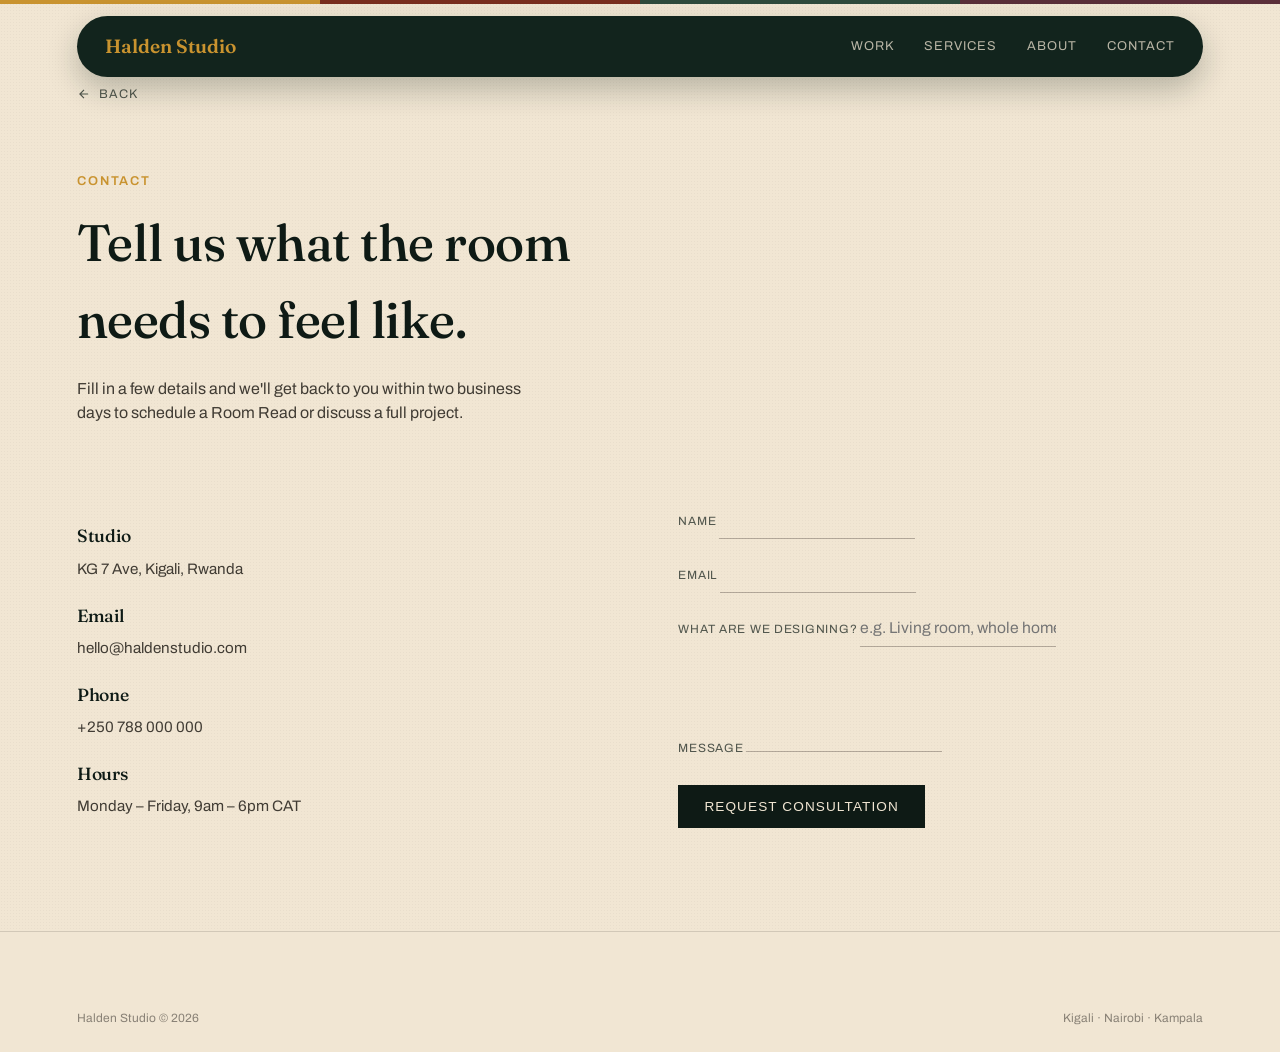
<file: contact (1).html>
<!DOCTYPE html>
<html lang="en">
<head>
<meta charset="UTF-8">
<meta name="viewport" content="width=device-width, initial-scale=1.0">
<title>Contact — Halden Studio</title>
<link rel="preconnect" href="https://fonts.googleapis.com">
<link href="https://fonts.googleapis.com/css2?family=Fraunces:opsz,wght@9..144,300;9..144,500;9..144,600&family=Archivo:wght@400;500;600&display=swap" rel="stylesheet">
<link rel="stylesheet" href="styles.css">
</head>
<body>

<div class="swatch-strip">
  <span style="background:var(--gold)"></span>
  <span style="background:var(--rust-deep)"></span>
  <span style="background:var(--sage)"></span>
  <span style="background:var(--plum)"></span>
</div>

<nav>
  <a class="logo" href="index.html">Halden Studio</a>
  <div class="navlinks" id="navLinks">
    <a href="index.html#work">Work</a>
    <a href="services.html">Services</a>
    <a href="about.html">About</a>
    <a href="contact.html">Contact</a>
  </div>
  <button class="nav-toggle" id="navToggle" aria-label="Toggle menu">
    <span></span><span></span><span></span>
  </button>
</nav>
<div class="nav-scrim" id="navScrim"></div>

<button class="back-btn" onclick="history.back()">
  <svg viewBox="0 0 24 24" fill="none" stroke="currentColor" stroke-width="2"><path d="M19 12H5M12 19l-7-7 7-7"/></svg>
  Back
</button>

<section class="page-hero">
  <span class="eyebrow">Contact</span>
  <h1>Tell us what the room needs to feel like.</h1>
  <p>Fill in a few details and we'll get back to you within two business days to schedule a Room Read or discuss a full project.</p>
</section>

<div class="contact-wrap">
  <div class="contact-info">
    <h3>Studio</h3>
    <p>KG 7 Ave, Kigali, Rwanda</p>
    <h3>Email</h3>
    <p>hello@haldenstudio.com</p>
    <h3>Phone</h3>
    <p>+250 788 000 000</p>
    <h3>Hours</h3>
    <p>Monday – Friday, 9am – 6pm CAT</p>
  </div>
  <form class="contact-form" onsubmit="event.preventDefault(); this.querySelector('button').textContent='Sent ✓';">
    <div>
      <label>Name</label>
      <input type="text" required>
    </div>
    <div>
      <label>Email</label>
      <input type="email" required>
    </div>
    <div>
      <label>What are we designing?</label>
      <input type="text" placeholder="e.g. Living room, whole home, café">
    </div>
    <div>
      <label>Message</label>
      <textarea rows="4"></textarea>
    </div>
    <button type="submit">Request Consultation</button>
  </form>
</div>

<div class="foot-bottom" style="background:var(--paper);color:rgba(33,29,26,0.5);border-top:1px solid rgba(33,29,26,0.15);">
  <span>Halden Studio © 2026</span>
  <span>Kigali · Nairobi · Kampala</span>
</div>

<script src="site.js"></script>
</body>
</html>
</file>
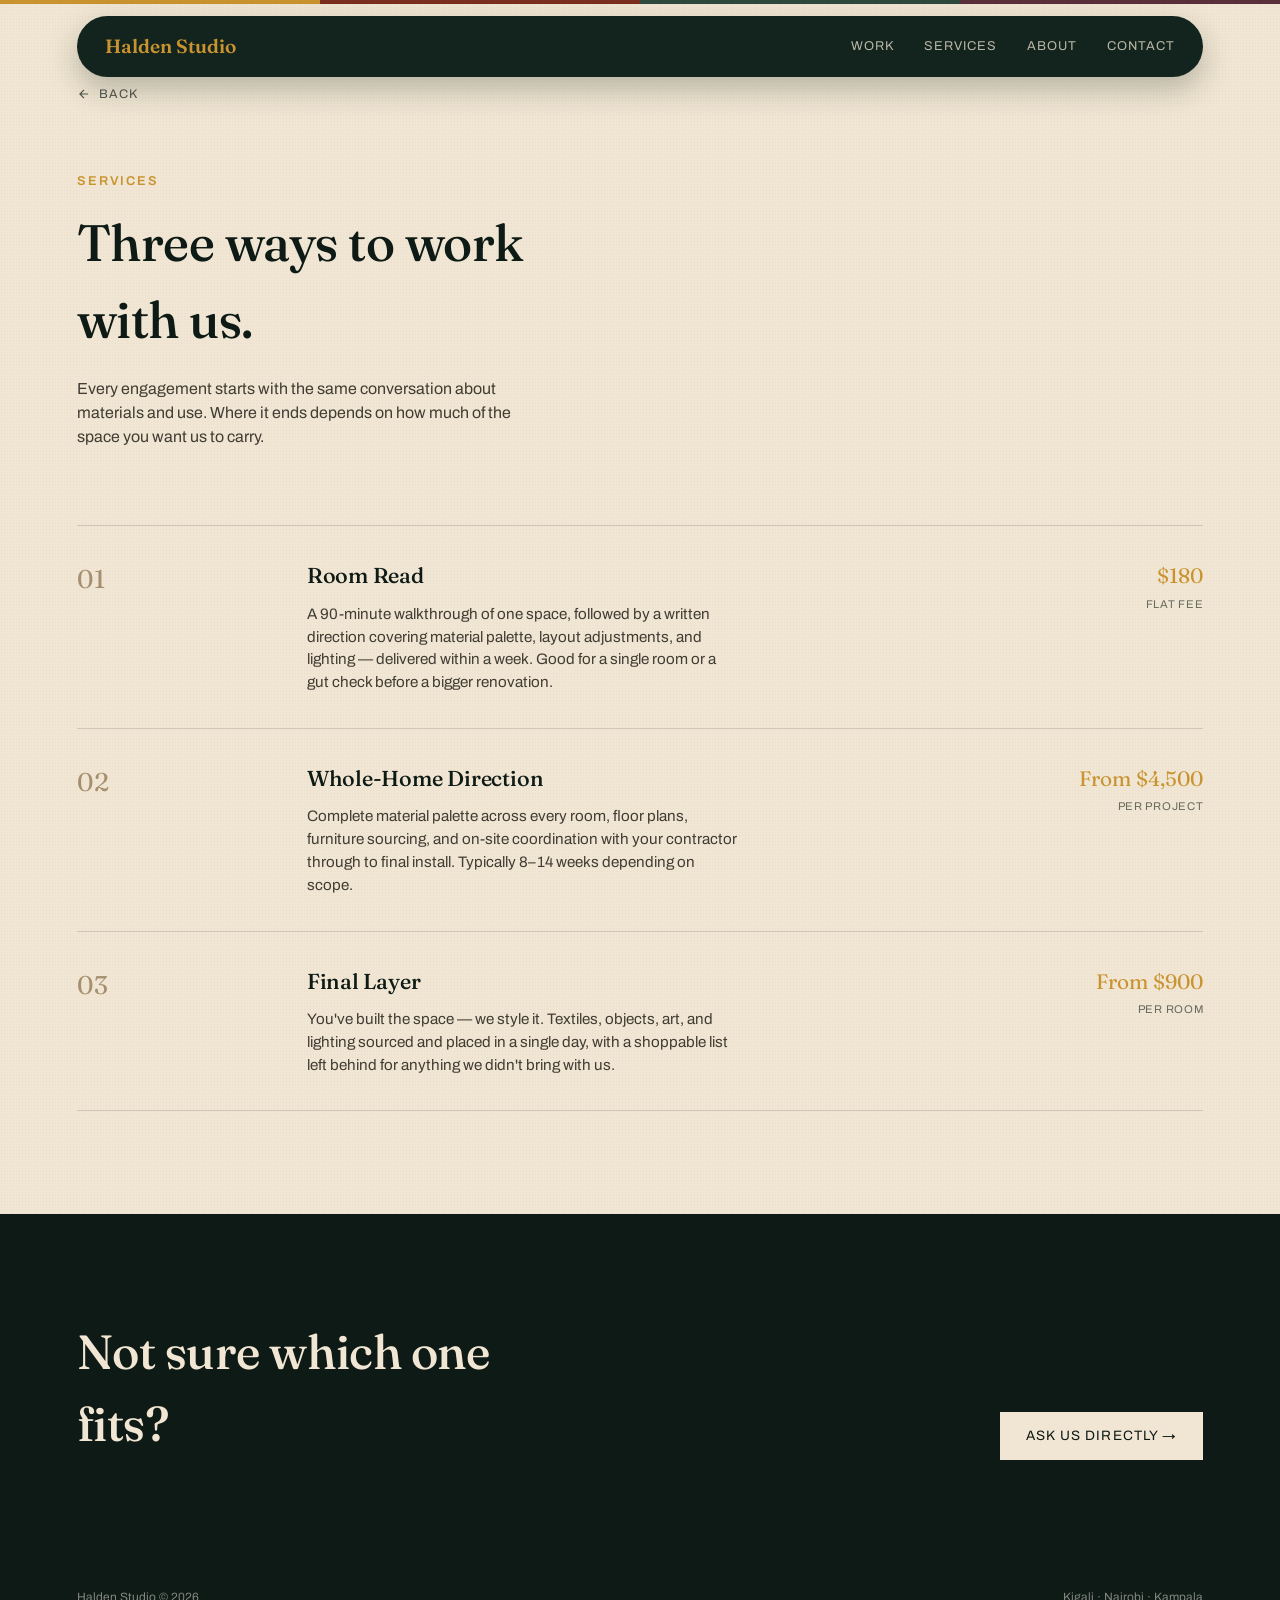
<file: services (1).html>
<!DOCTYPE html>
<html lang="en">
<head>
<meta charset="UTF-8">
<meta name="viewport" content="width=device-width, initial-scale=1.0">
<title>Services — Halden Studio</title>
<link rel="preconnect" href="https://fonts.googleapis.com">
<link href="https://fonts.googleapis.com/css2?family=Fraunces:opsz,wght@9..144,300;9..144,500;9..144,600&family=Archivo:wght@400;500;600&display=swap" rel="stylesheet">
<link rel="stylesheet" href="styles.css">
</head>
<body>

<div class="swatch-strip">
  <span style="background:var(--gold)"></span>
  <span style="background:var(--rust-deep)"></span>
  <span style="background:var(--sage)"></span>
  <span style="background:var(--plum)"></span>
</div>

<nav>
  <a class="logo" href="index.html">Halden Studio</a>
  <div class="navlinks" id="navLinks">
    <a href="index.html#work">Work</a>
    <a href="services.html">Services</a>
    <a href="about.html">About</a>
    <a href="contact.html">Contact</a>
  </div>
  <button class="nav-toggle" id="navToggle" aria-label="Toggle menu">
    <span></span><span></span><span></span>
  </button>
</nav>
<div class="nav-scrim" id="navScrim"></div>

<button class="back-btn" onclick="history.back()">
  <svg viewBox="0 0 24 24" fill="none" stroke="currentColor" stroke-width="2"><path d="M19 12H5M12 19l-7-7 7-7"/></svg>
  Back
</button>

<section class="page-hero">
  <span class="eyebrow">Services</span>
  <h1>Three ways to work with us.</h1>
  <p>Every engagement starts with the same conversation about materials and use. Where it ends depends on how much of the space you want us to carry.</p>
</section>

<div class="services-detail">
  <div class="service-row">
    <span class="num">01</span>
    <div>
      <h3>Room Read</h3>
      <p>A 90-minute walkthrough of one space, followed by a written direction covering material palette, layout adjustments, and lighting — delivered within a week. Good for a single room or a gut check before a bigger renovation.</p>
    </div>
    <div class="price">$180 <small>Flat fee</small></div>
  </div>
  <div class="service-row">
    <span class="num">02</span>
    <div>
      <h3>Whole-Home Direction</h3>
      <p>Complete material palette across every room, floor plans, furniture sourcing, and on-site coordination with your contractor through to final install. Typically 8–14 weeks depending on scope.</p>
    </div>
    <div class="price">From $4,500 <small>Per project</small></div>
  </div>
  <div class="service-row">
    <span class="num">03</span>
    <div>
      <h3>Final Layer</h3>
      <p>You've built the space — we style it. Textiles, objects, art, and lighting sourced and placed in a single day, with a shoppable list left behind for anything we didn't bring with us.</p>
    </div>
    <div class="price">From $900 <small>Per room</small></div>
  </div>
</div>

<footer id="contact">
  <h2>Not sure which one fits?</h2>
  <a href="contact.html" class="hero-cta" style="background:var(--paper);color:var(--ink);display:inline-flex;">Ask Us Directly →</a>
</footer>
<div class="foot-bottom">
  <span>Halden Studio © 2026</span>
  <span>Kigali · Nairobi · Kampala</span>
</div>

<script src="site.js"></script>
</body>
</html>
</file>
<file: styles.css>
@import url('https://fonts.googleapis.com/css2?family=Fraunces:opsz,wght@9..144,300;9..144,500;9..144,600&family=Archivo:wght@400;500;600&display=swap');

  :root{
    --plaster:#e3d5b8;
    --ink:#0e1a15;
    --clay:#c17a3a;
    --sage:#2f4a3c;
    --stone:#a58f6f;
    --paper:#f1e6d3;
    --rust-deep:#7a2e1f;
    --gold:#c9932f;
    --plum:#5b2f3a;
    --emerald:#12241d;
    --emerald-deep:#0a1a14;
  }
  *{margin:0;padding:0;box-sizing:border-box;}
  body{
    background:var(--paper);
    background-image:
      radial-gradient(rgba(36,26,20,0.04) 1px, transparent 1px);
    background-size:3px 3px;
    color:var(--ink);
    font-family:'Archivo',sans-serif;
    line-height:1.5;
  }
  h1,h2,h3{font-family:'Fraunces',serif;font-weight:500;letter-spacing:-0.01em;}
  a{color:inherit;text-decoration:none;}

  /* NAV */
  nav{
    display:flex;justify-content:space-between;align-items:center;
    padding:16px 28px;position:sticky;top:16px;background:var(--emerald);
    z-index:10;border-radius:999px;margin:0 6vw;
    box-shadow:0 12px 30px rgba(10,26,20,0.25);
  }
  .logo{font-family:'Fraunces',serif;font-size:1.2rem;font-weight:600;color:var(--gold);}
  .navlinks{display:flex;gap:30px;font-size:0.8rem;text-transform:uppercase;letter-spacing:0.08em;}
  .navlinks a{color:var(--paper);}
  .navlinks a{opacity:0.75;transition:opacity .2s;}
  .navlinks a:hover, .navlinks a:focus-visible{opacity:1;}
  .swatch-strip{display:flex;height:4px;}
  .swatch-strip span{flex:1;}

  /* HERO */
  .hero{
    display:grid;grid-template-columns:1.1fr 0.9fr;gap:5vw;
    padding:8vw 6vw 6vw;align-items:center;
  }
  .hero h1{font-size:clamp(2.4rem,5vw,4.2rem);line-height:1.02;}
  .hero .eyebrow{
    font-size:0.8rem;text-transform:uppercase;letter-spacing:0.15em;
    color:var(--gold);margin-bottom:18px;display:block;font-weight:600;
  }
  .hero p{max-width:38ch;margin-top:22px;color:#413c34;font-size:1.05rem;}
  .hero-cta{
    margin-top:34px;display:inline-flex;align-items:center;gap:10px;
    padding:14px 26px;background:var(--ink);color:var(--paper);
    font-size:0.85rem;text-transform:uppercase;letter-spacing:0.08em;
    border:none;cursor:pointer;transition:background .25s;
  }
  .hero-cta:hover{background:var(--rust-deep);}

  /* Signature: sketch-to-render diagonal reveal */
  .compare{
    position:relative;aspect-ratio:4/5;overflow:hidden;
    border:1px solid rgba(36,26,20,0.15);cursor:ew-resize;
  }
  .compare img{
    position:absolute;top:0;left:0;width:100%;height:100%;object-fit:cover;
  }
  .compare .after-wrap{
    position:absolute;top:0;left:0;width:100%;height:100%;overflow:hidden;
    clip-path:polygon(0 0, 55% 0, 40% 100%, 0 100%);
    transition:clip-path .05s linear;
  }
  .compare .after-wrap img{width:100%;max-width:none;}
  .compare-divider{
    position:absolute;top:0;left:55%;width:2px;height:100%;background:var(--gold);
    transform-origin:top;transform:skewX(-9deg) translateX(-8px);
    pointer-events:none;box-shadow:0 0 12px rgba(201,147,47,0.6);
  }
  .compare-handle{
    position:absolute;top:50%;left:48%;transform:translate(-50%,-50%);
    width:40px;height:40px;border-radius:50%;background:var(--emerald);
    display:flex;align-items:center;justify-content:center;
    font-size:0.7rem;letter-spacing:0.05em;color:var(--gold);
    box-shadow:0 4px 14px rgba(10,26,20,0.4);pointer-events:none;
    border:1px solid var(--gold);
  }
  .compare-label{
    position:absolute;bottom:14px;left:14px;font-size:0.68rem;
    text-transform:uppercase;letter-spacing:0.12em;background:var(--emerald);
    padding:5px 12px;color:var(--gold);border-radius:2px;
  }
  .compare-label.right{left:auto;right:14px;}

  /* SECTION LABEL */
  .section-head{
    padding:0 6vw;display:flex;justify-content:space-between;
    align-items:flex-end;margin-bottom:36px;border-top:1px solid rgba(36,26,20,0.12);
    padding-top:14px;
  }
  .section-head h2{font-size:clamp(1.6rem,3vw,2.4rem);}
  .section-head span{font-size:0.8rem;text-transform:uppercase;letter-spacing:0.1em;color:var(--sage);}
  section{padding-top:6vw;}

  /* PORTFOLIO GRID */
  .grid{
    display:grid;grid-template-columns:repeat(3,1fr);grid-auto-rows:180px;gap:3px;
    padding:0 6vw 8vw;background:rgba(36,26,20,0.1);
  }
  .card{
    background:var(--paper);position:relative;overflow:hidden;grid-row:span 2;
  }
  .card.tall{grid-row:span 3;}
  .card.wide{grid-column:span 2;}
    cursor:pointer;
  }
  .card img{width:100%;height:100%;object-fit:cover;transition:transform .5s ease;}
  .card:hover img{transform:scale(1.05);}
  .card .tag{
    position:absolute;bottom:0;left:0;right:0;padding:16px;
    background:linear-gradient(to top, rgba(36,26,20,0.75), transparent);
    color:var(--paper);opacity:0;transition:opacity .3s;
  }
  .card:hover .tag{opacity:1;}
  .card .tag h3{font-size:1.05rem;color:var(--paper);font-weight:500;}
  .card .tag p{font-size:0.75rem;text-transform:uppercase;letter-spacing:0.08em;opacity:0.85;margin-top:4px;}

  .filters{display:flex;gap:10px;padding:0 6vw;margin-bottom:28px;flex-wrap:wrap;}
  .filter-btn{
    padding:8px 18px;border:1px solid rgba(36,26,20,0.25);background:transparent;
    font-size:0.78rem;text-transform:uppercase;letter-spacing:0.06em;cursor:pointer;
    color:var(--ink);transition:all .2s;
  }
  .filter-btn.active, .filter-btn:hover{background:var(--ink);color:var(--paper);border-color:var(--ink);}

  /* SERVICES */
  .services{padding:0 6vw 8vw;display:grid;grid-template-columns:repeat(3,1fr);gap:40px;}
  .service{border-top:2px solid var(--ink);padding-top:18px;}
  .service .num{font-size:0.75rem;color:var(--gold);letter-spacing:0.1em;}
  .service h3{margin:10px 0 12px;font-size:1.3rem;}
  .service p{color:#4a473e;font-size:0.92rem;}

  /* FOOTER CTA */
  footer{
    background:var(--ink);color:var(--paper);padding:8vw 6vw 4vw;
    display:flex;justify-content:space-between;align-items:flex-end;flex-wrap:wrap;gap:40px;
  }
  footer h2{font-size:clamp(1.8rem,4vw,3rem);max-width:14ch;color:var(--paper);}
  .foot-form{display:flex;flex-direction:column;gap:14px;max-width:320px;width:100%;}
  .foot-form input{
    background:transparent;border:none;border-bottom:1px solid rgba(246,243,236,0.4);
    color:var(--paper);padding:10px 0;font-family:'Archivo',sans-serif;font-size:0.95rem;
  }
  .foot-form input::placeholder{color:rgba(246,243,236,0.5);}
  .foot-form input:focus{outline:none;border-color:var(--clay);}
  .foot-form button{
    margin-top:8px;padding:12px 24px;background:var(--paper);color:var(--ink);
    border:none;font-size:0.85rem;text-transform:uppercase;letter-spacing:0.08em;cursor:pointer;
    width:fit-content;
  }
  .foot-form button:hover{background:var(--clay);color:var(--paper);}
  .foot-bottom{
    padding:6vw 6vw 2vw;font-size:0.75rem;color:rgba(246,243,236,0.5);
    display:flex;justify-content:space-between;background:var(--ink);
  }

  .back-btn{
    display:inline-flex;align-items:center;gap:8px;
    margin:22px 6vw 0;font-size:0.78rem;text-transform:uppercase;
    letter-spacing:0.08em;color:var(--ink);opacity:0.7;
    background:none;border:none;cursor:pointer;font-family:'Archivo',sans-serif;
    padding:0;
  }
  .back-btn:hover{opacity:1;color:var(--rust-deep);}
  .back-btn svg{width:14px;height:14px;}

  .page-hero{padding:5vw 6vw 4vw;}
  .page-hero .eyebrow{
    font-size:0.8rem;text-transform:uppercase;letter-spacing:0.15em;
    color:var(--gold);margin-bottom:14px;display:block;font-weight:600;
  }
  .page-hero h1{font-size:clamp(2rem,4vw,3.2rem);max-width:16ch;}
  .page-hero p{max-width:50ch;margin-top:18px;color:#413c34;font-size:1rem;}

  .about-grid{
    display:grid;grid-template-columns:1fr 1fr;gap:6vw;
    padding:2vw 6vw 8vw;align-items:start;
  }
  .about-grid img{width:100%;aspect-ratio:4/5;object-fit:cover;}
  .about-grid p{color:#413c34;margin-bottom:16px;font-size:0.98rem;}
  .about-grid h3{margin:28px 0 12px;font-size:1.2rem;}
  .stat-card{
    margin-top:28px;background:var(--emerald);border-radius:12px;
    padding:32px 34px;display:flex;flex-direction:column;gap:22px;
    box-shadow:0 16px 40px rgba(10,26,20,0.25);
  }
  .stat-row{display:flex;gap:36px;}
  .stat-row div span{display:block;font-family:'Fraunces',serif;font-size:2rem;color:var(--gold);}
  .stat-row div p{font-size:0.72rem;text-transform:uppercase;letter-spacing:0.06em;color:var(--paper);opacity:0.75;margin:4px 0 0;}

  .services-detail{padding:2vw 6vw 8vw;display:flex;flex-direction:column;gap:0;}
  .service-row{
    display:grid;grid-template-columns:0.6fr 1.6fr 1fr;gap:30px;
    padding:34px 0;border-top:1px solid rgba(36,26,20,0.15);align-items:start;
  }
  .service-row:last-child{border-bottom:1px solid rgba(36,26,20,0.15);}
  .service-row .num{font-family:'Fraunces',serif;font-size:1.6rem;color:var(--stone);}
  .service-row h3{font-size:1.35rem;margin-bottom:10px;}
  .service-row p{color:#413c34;font-size:0.95rem;max-width:48ch;}
  .service-row .price{text-align:right;font-family:'Fraunces',serif;font-size:1.3rem;color:var(--gold);}
  .service-row .price small{display:block;font-family:'Archivo',sans-serif;font-size:0.7rem;text-transform:uppercase;letter-spacing:0.06em;color:var(--ink);opacity:0.6;margin-top:4px;}

  .contact-wrap{
    display:grid;grid-template-columns:1fr 1fr;gap:6vw;
    padding:2vw 6vw 8vw;
  }
  .contact-info h3{font-size:1.1rem;margin:22px 0 8px;}
  .contact-info p{color:#413c34;font-size:0.95rem;}
  .contact-form{display:flex;flex-direction:column;gap:16px;}
  .contact-form label{font-size:0.75rem;text-transform:uppercase;letter-spacing:0.06em;color:var(--ink);opacity:0.7;}
  .contact-form input, .contact-form textarea{
    background:transparent;border:none;border-bottom:1px solid rgba(36,26,20,0.3);
    padding:10px 0;font-family:'Archivo',sans-serif;font-size:0.98rem;color:var(--ink);
    resize:none;
  }
  .contact-form input:focus, .contact-form textarea:focus{outline:none;border-color:var(--rust-deep);}
  .contact-form button{
    margin-top:10px;padding:14px 26px;background:var(--ink);color:var(--paper);
    border:none;font-size:0.85rem;text-transform:uppercase;letter-spacing:0.08em;
    cursor:pointer;width:fit-content;transition:background .25s;
  }
  .contact-form button:hover{background:var(--rust-deep);}

  .nav-toggle{display:none;}

  @media (max-width: 800px){
    .about-grid, .contact-wrap{grid-template-columns:1fr;}
    .service-row{grid-template-columns:1fr;}
    .service-row .price{text-align:left;}
    .hero{grid-template-columns:1fr;padding-top:10vw;gap:10vw;}
    .grid{grid-template-columns:repeat(2,1fr);}
    .services{grid-template-columns:1fr;}

    nav{padding:20px 5vw;}
    .navlinks{
      display:flex;flex-direction:column;gap:0;
      position:fixed;top:0;right:0;height:100vh;width:72vw;max-width:320px;
      background:var(--paper);padding:90px 8vw 40px;
      transform:translateX(100%);transition:transform .3s ease;
      box-shadow:-8px 0 24px rgba(36,26,20,0.15);z-index:20;
    }
    .navlinks.open{transform:translateX(0);}
    .navlinks a{
      padding:16px 0;font-size:1rem;border-bottom:1px solid rgba(36,26,20,0.12);
      opacity:1;color:var(--ink);
    }
    .nav-toggle{
      display:flex;flex-direction:column;justify-content:center;gap:5px;
      width:34px;height:34px;background:none;border:none;cursor:pointer;z-index:21;
      padding:0;
    }
    .nav-toggle span{
      display:block;height:2px;width:100%;background:var(--gold);
      transition:transform .25s ease, opacity .25s ease;
    }
    .nav-toggle.open span:nth-child(1){transform:translateY(7px) rotate(45deg);}
    .nav-toggle.open span:nth-child(2){opacity:0;}
    .nav-toggle.open span:nth-child(3){transform:translateY(-7px) rotate(-45deg);}
    .nav-scrim{
      display:none;position:fixed;inset:0;background:rgba(36,26,20,0.35);z-index:15;
    }
    .nav-scrim.open{display:block;}

    section, .grid, .services, .services-detail, .about-grid, .contact-wrap, footer, .foot-bottom, .page-hero, .section-head{
      padding-left:5vw;padding-right:5vw;
    }
    .hero h1{font-size:clamp(1.9rem,7vw,2.6rem);}
    .hero-cta{width:100%;justify-content:center;}
    footer{flex-direction:column;align-items:flex-start;}
    .foot-form{max-width:100%;}
    .foot-bottom{flex-direction:column;gap:6px;}
    .back-btn{margin-left:5vw;}
    .filters{overflow-x:auto;flex-wrap:nowrap;padding-bottom:6px;-webkit-overflow-scrolling:touch;}
    .filter-btn{flex:0 0 auto;}
  }

  @media (max-width: 480px){
    .grid{grid-template-columns:1fr;grid-auto-rows:240px;}
    .card, .card.tall, .card.wide{grid-row:span 1;grid-column:span 1;}
    .compare{aspect-ratio:4/4.2;}
  }
</file>
